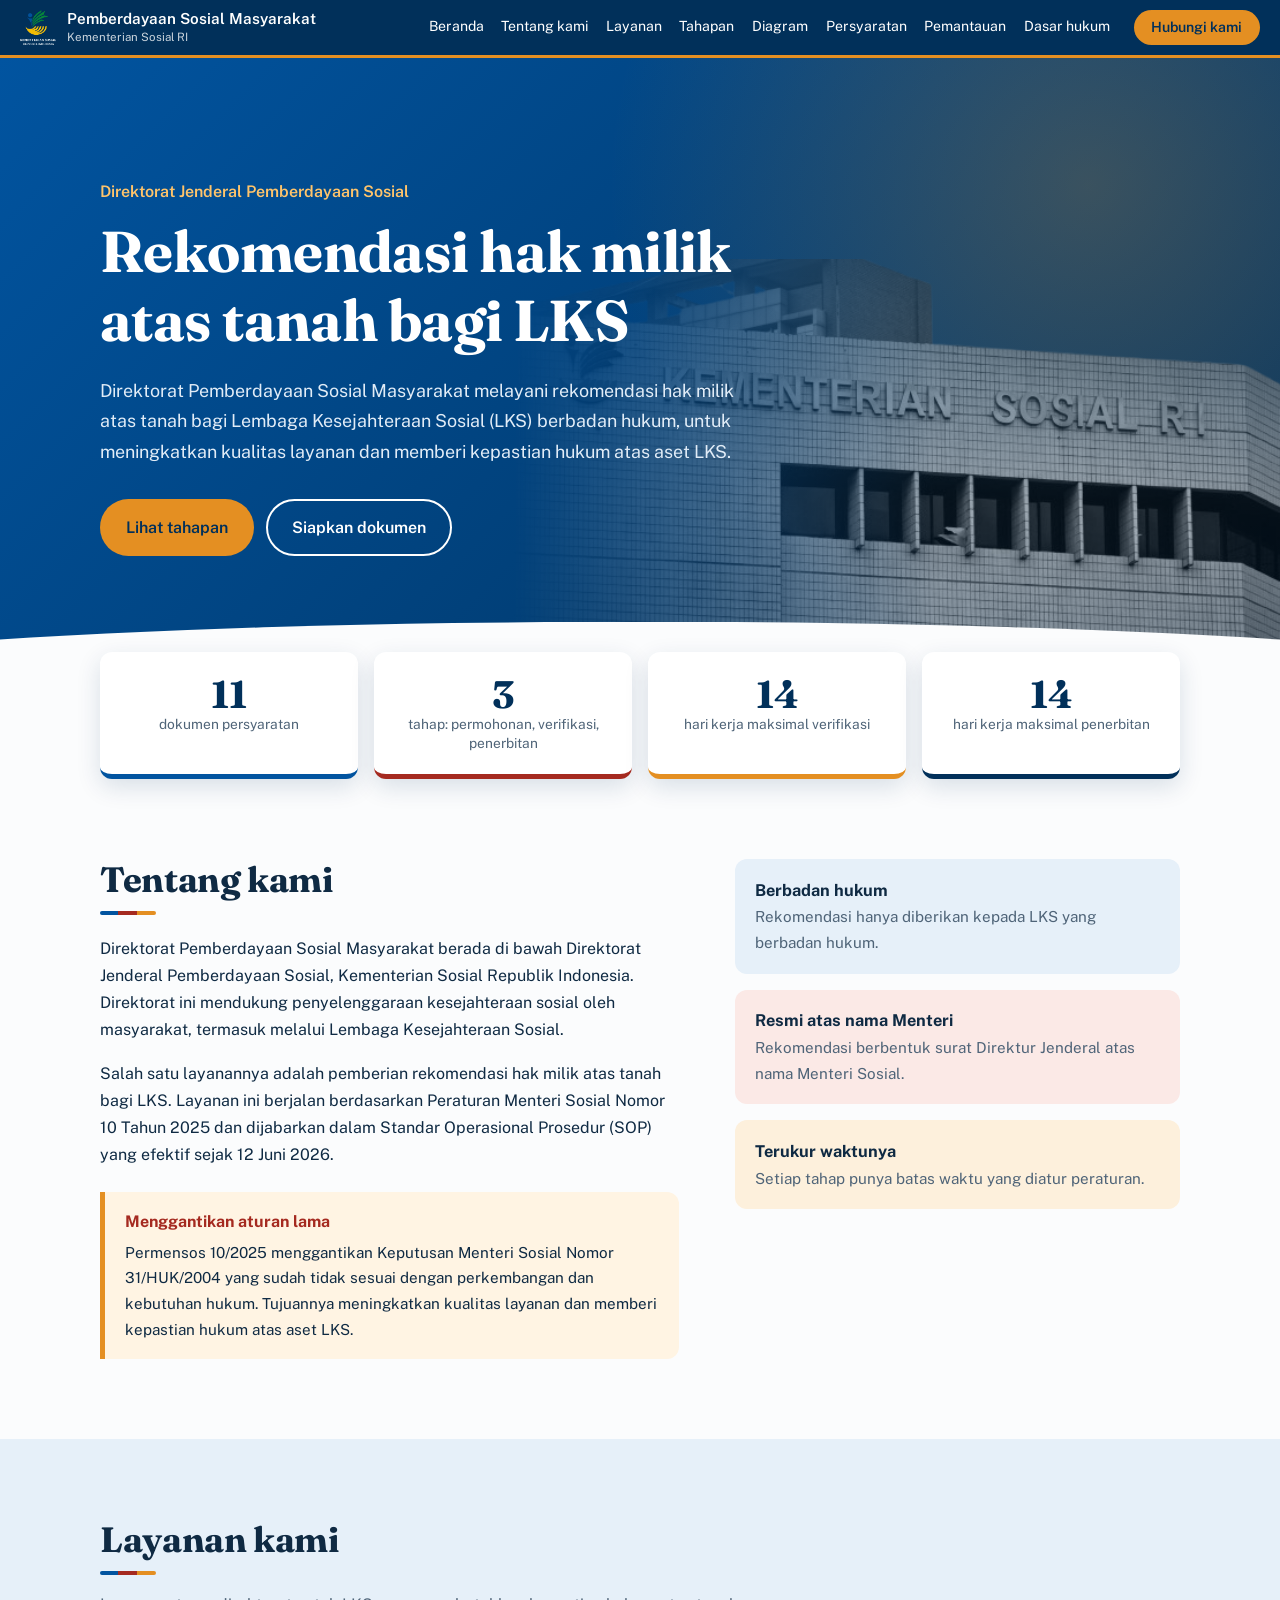
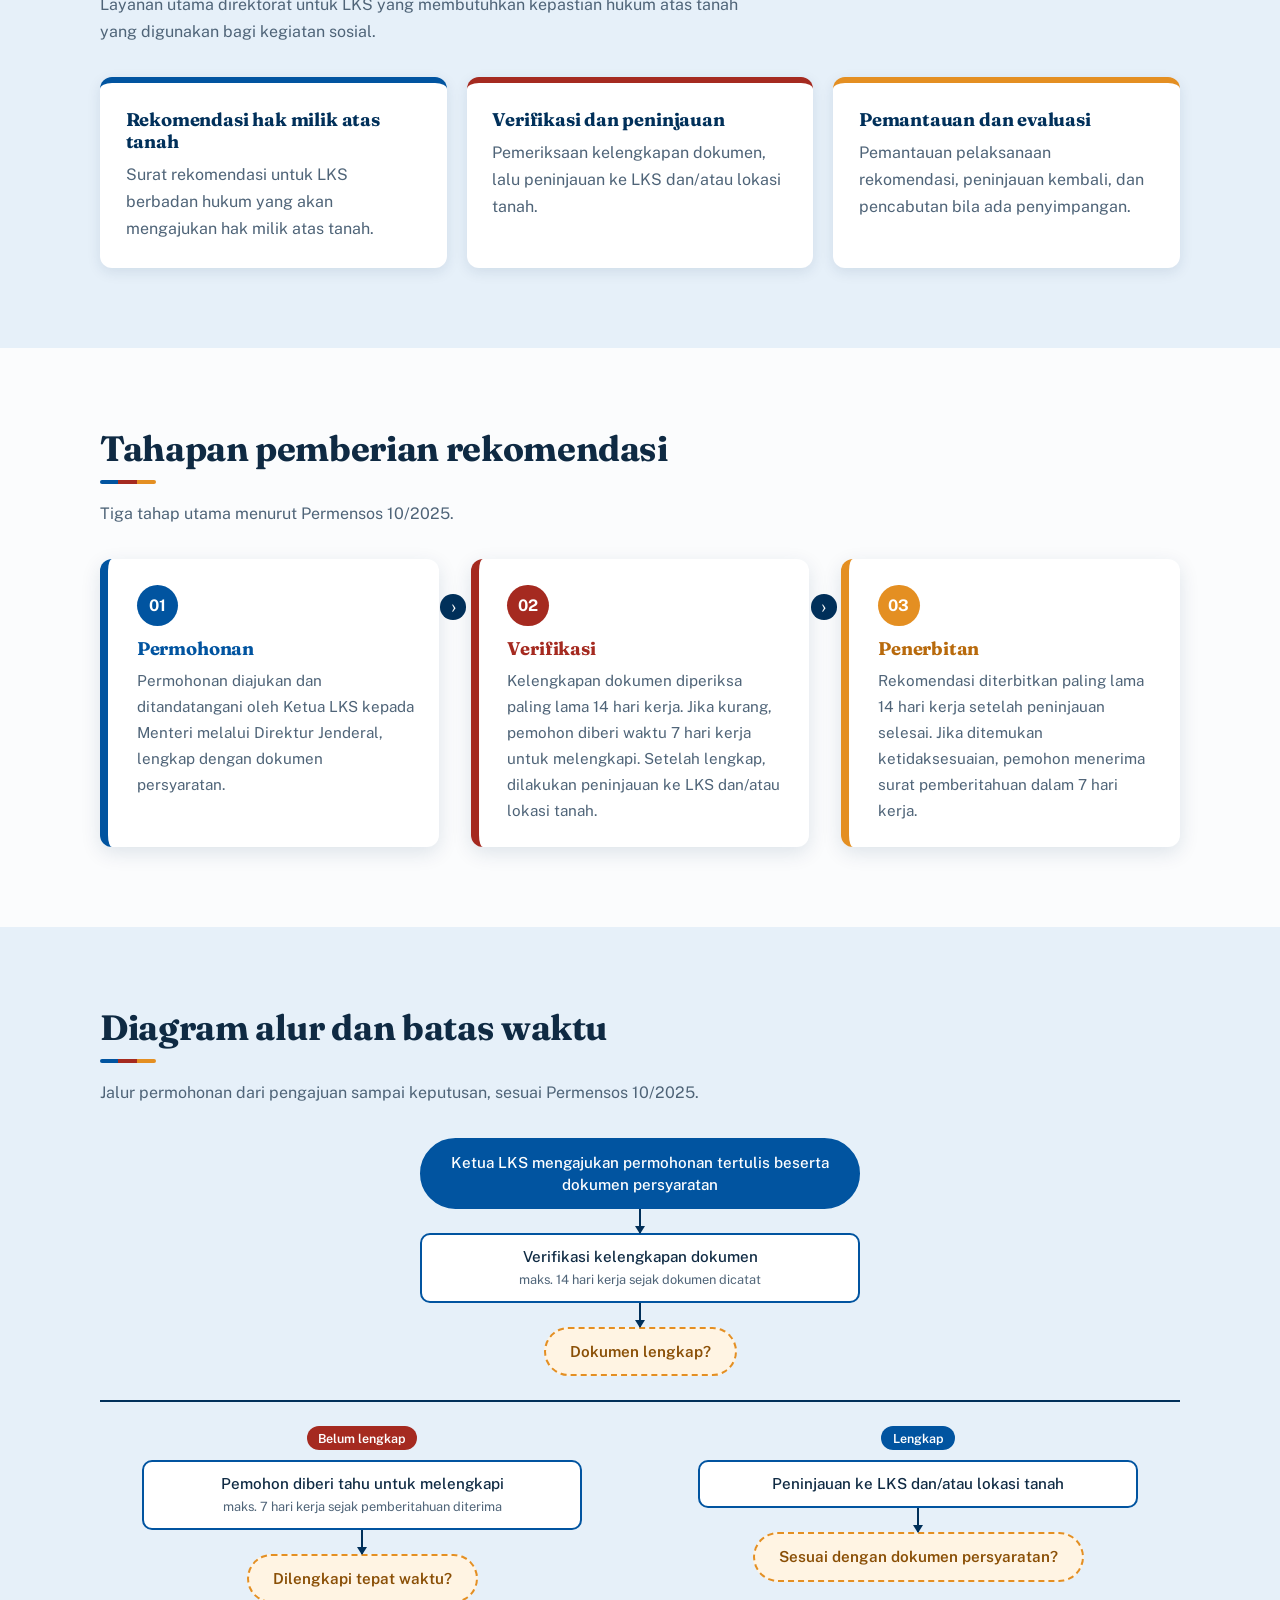
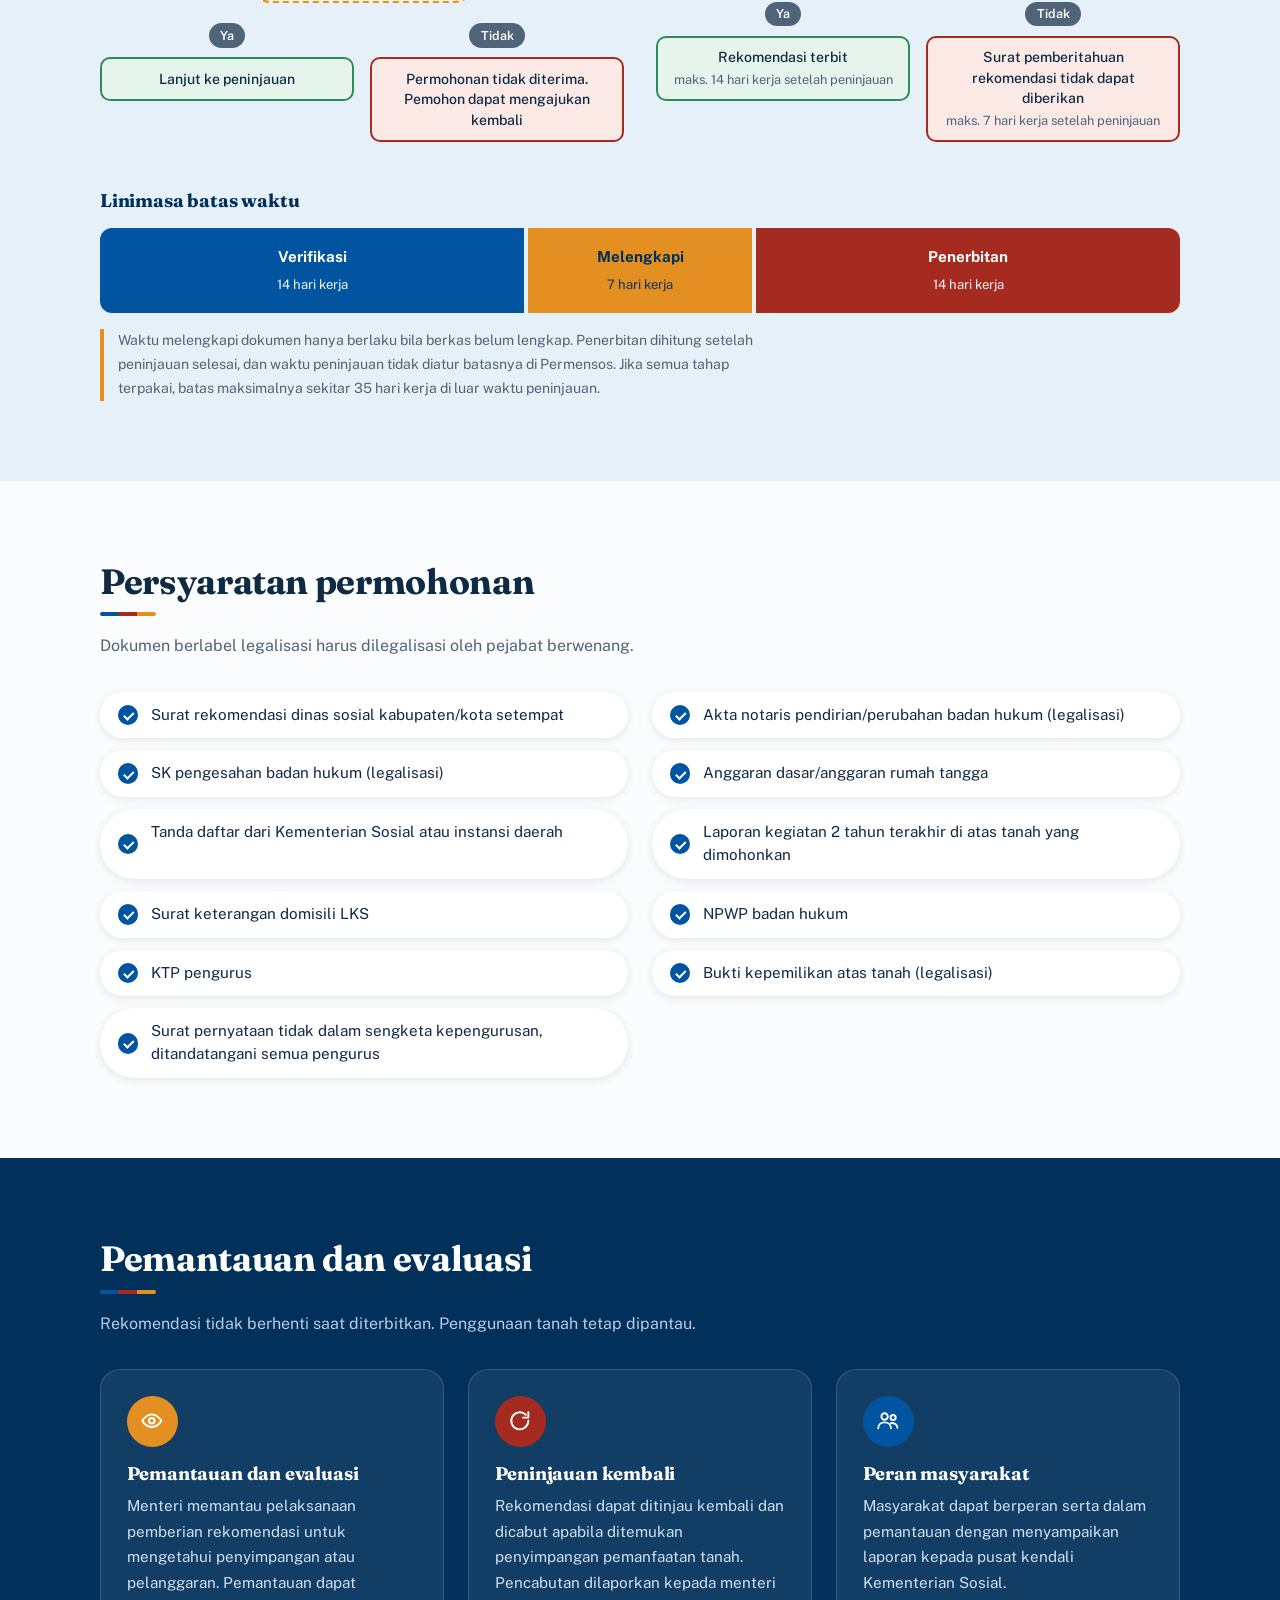
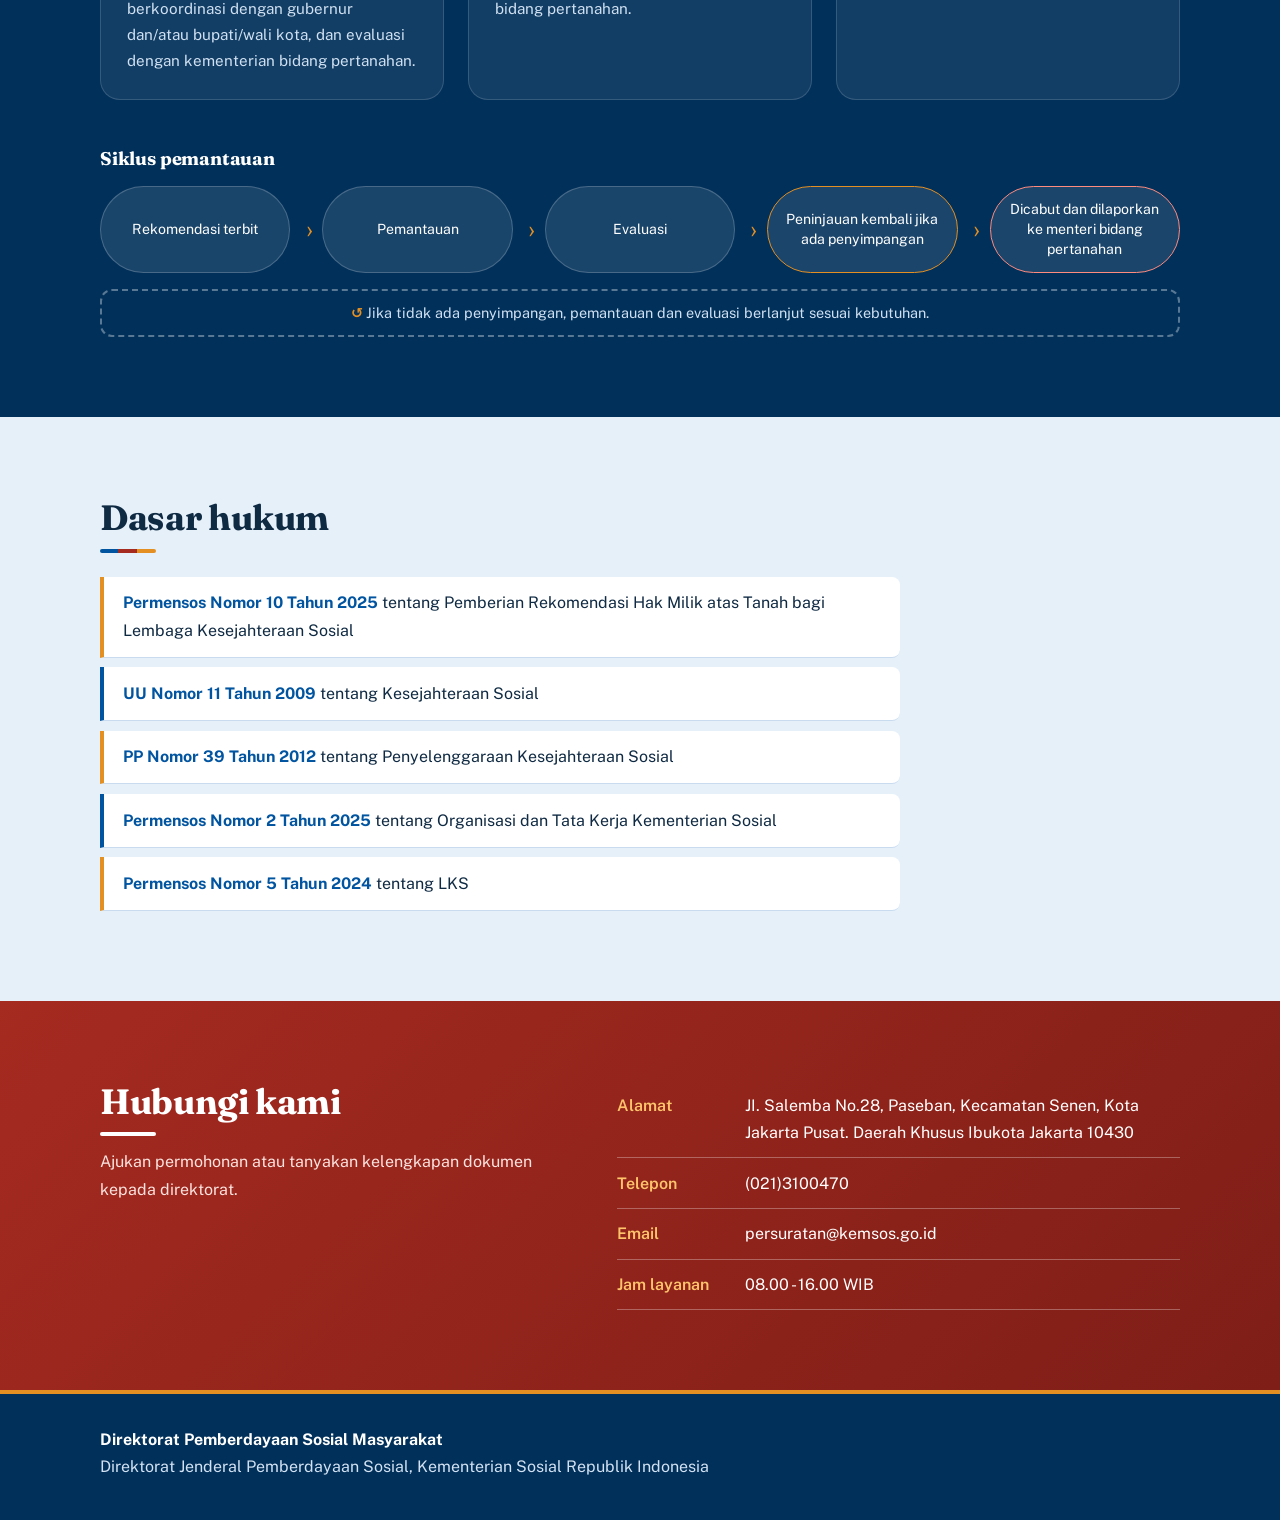
<file: index.html>
<!DOCTYPE html>
<html lang="id">
<head>
<meta charset="UTF-8">
<meta name="viewport" content="width=device-width, initial-scale=1">
<title>Direktorat Pemberdayaan Sosial Masyarakat | Kementerian Sosial RI</title>
<meta name="description" content="Profil Direktorat Pemberdayaan Sosial Masyarakat dan layanan rekomendasi hak milik atas tanah bagi Lembaga Kesejahteraan Sosial (LKS).">
<link rel="preconnect" href="https://fonts.googleapis.com">
<link rel="preconnect" href="https://fonts.gstatic.com" crossorigin>
<link href="https://fonts.googleapis.com/css2?family=Fraunces:wght@600;700&family=Public+Sans:wght@400;500;600;700&display=swap" rel="stylesheet">
<link rel="stylesheet" href="style.css">
</head>
<body>

<header class="site-header">
  <div class="wrap bar">
    <a class="brand" href="#beranda">
  <img class="logo" src="KEMESOS LOGO PUTIH.png" alt="Logo Kementerian Sosial RI" width="36" height="36">
  <span>Pemberdayaan Sosial Masyarakat<small>Kementerian Sosial RI</small></span>
</a>
    <input type="checkbox" id="menu-toggle" class="menu-toggle" aria-label="Buka menu">
    <label for="menu-toggle" class="menu-btn"><span></span></label>
    <nav class="menu" aria-label="Navigasi utama">
      <a href="#beranda">Beranda</a>
      <a href="#tentang">Tentang kami</a>
      <a href="#layanan">Layanan</a>
      <a href="#tahapan">Tahapan</a>
      <a href="#diagram">Diagram</a>
      <a href="#persyaratan">Persyaratan</a>
      <a href="#pemantauan">Pemantauan</a>
      <a href="#dasar-hukum">Dasar hukum</a>
      <a class="cta" href="#kontak">Hubungi kami</a>
    </nav>
  </div>
</header>

<main>

<!-- HERO -->
<section id="beranda" class="hero">
  <div class="wrap hero-inner">
    <p class="kicker">Direktorat Jenderal Pemberdayaan Sosial</p>
    <h1>Rekomendasi hak milik atas tanah bagi LKS</h1>
    <p class="lead">Direktorat Pemberdayaan Sosial Masyarakat melayani rekomendasi hak milik atas tanah bagi Lembaga Kesejahteraan Sosial (LKS) berbadan hukum, untuk meningkatkan kualitas layanan dan memberi kepastian hukum atas aset LKS.</p>
    <div class="actions">
      <a class="btn primary" href="#tahapan">Lihat tahapan</a>
      <a class="btn ghost" href="#persyaratan">Siapkan dokumen</a>
    </div>
  </div>
</section>

<!-- ANGKA -->
<section class="stats" aria-label="Ringkasan layanan">
  <div class="wrap stats-grid">
    <div class="s1"><b>11</b><span>dokumen persyaratan</span></div>
    <div class="s2"><b>3</b><span>tahap: permohonan, verifikasi, penerbitan</span></div>
    <div class="s3"><b>14</b><span>hari kerja maksimal verifikasi</span></div>
    <div class="s4"><b>14</b><span>hari kerja maksimal penerbitan</span></div>
  </div>
</section>

<!-- TENTANG -->
<section id="tentang" class="section">
  <div class="wrap about">
    <div>
      <h2>Tentang kami</h2>
      <p>Direktorat Pemberdayaan Sosial Masyarakat berada di bawah Direktorat Jenderal Pemberdayaan Sosial, Kementerian Sosial Republik Indonesia. Direktorat ini mendukung penyelenggaraan kesejahteraan sosial oleh masyarakat, termasuk melalui Lembaga Kesejahteraan Sosial.</p>
      <p>Salah satu layanannya adalah pemberian rekomendasi hak milik atas tanah bagi LKS. Layanan ini berjalan berdasarkan Peraturan Menteri Sosial Nomor 10 Tahun 2025 dan dijabarkan dalam Standar Operasional Prosedur (SOP) yang efektif sejak 12 Juni 2026.</p>
      <div class="callout">
        <strong>Menggantikan aturan lama</strong>
        <p>Permensos 10/2025 menggantikan Keputusan Menteri Sosial Nomor 31/HUK/2004 yang sudah tidak sesuai dengan perkembangan dan kebutuhan hukum. Tujuannya meningkatkan kualitas layanan dan memberi kepastian hukum atas aset LKS.</p>
      </div>
    </div>
    <ul class="highlights">
      <li><strong>Berbadan hukum</strong>Rekomendasi hanya diberikan kepada LKS yang berbadan hukum.</li>
      <li><strong>Resmi atas nama Menteri</strong>Rekomendasi berbentuk surat Direktur Jenderal atas nama Menteri Sosial.</li>
      <li><strong>Terukur waktunya</strong>Setiap tahap punya batas waktu yang diatur peraturan.</li>
    </ul>
  </div>
</section>

<!-- LAYANAN -->
<section id="layanan" class="section tint">
  <div class="wrap">
    <h2>Layanan kami</h2>
    <p class="intro">Layanan utama direktorat untuk LKS yang membutuhkan kepastian hukum atas tanah yang digunakan bagi kegiatan sosial.</p>
    <div class="cards">
      <article class="card c-teal">
        <h3>Rekomendasi hak milik atas tanah</h3>
        <p>Surat rekomendasi untuk LKS berbadan hukum yang akan mengajukan hak milik atas tanah.</p>
      </article>
      <article class="card c-red">
        <h3>Verifikasi dan peninjauan</h3>
        <p>Pemeriksaan kelengkapan dokumen, lalu peninjauan ke LKS dan/atau lokasi tanah.</p>
      </article>
      <article class="card c-orange">
        <h3>Pemantauan dan evaluasi</h3>
        <p>Pemantauan pelaksanaan rekomendasi, peninjauan kembali, dan pencabutan bila ada penyimpangan.</p>
      </article>
    </div>
  </div>
</section>

<!-- TAHAPAN -->
<section id="tahapan" class="section">
  <div class="wrap">
    <h2>Tahapan pemberian rekomendasi</h2>
    <p class="intro">Tiga tahap utama menurut Permensos 10/2025.</p>
    <ol class="stages">
      <li class="stage st-teal">
        <span class="num">01</span>
        <h3>Permohonan</h3>
        <p>Permohonan diajukan dan ditandatangani oleh Ketua LKS kepada Menteri melalui Direktur Jenderal, lengkap dengan dokumen persyaratan.</p>
      </li>
      <li class="stage st-red">
        <span class="num">02</span>
        <h3>Verifikasi</h3>
        <p>Kelengkapan dokumen diperiksa paling lama 14 hari kerja. Jika kurang, pemohon diberi waktu 7 hari kerja untuk melengkapi. Setelah lengkap, dilakukan peninjauan ke LKS dan/atau lokasi tanah.</p>
      </li>
      <li class="stage st-orange">
        <span class="num">03</span>
        <h3>Penerbitan</h3>
        <p>Rekomendasi diterbitkan paling lama 14 hari kerja setelah peninjauan selesai. Jika ditemukan ketidaksesuaian, pemohon menerima surat pemberitahuan dalam 7 hari kerja.</p>
      </li>
    </ol>
  </div>
</section>

<!-- DIAGRAM ALUR & WAKTU -->
<section id="diagram" class="section tint">
  <div class="wrap">
    <h2>Diagram alur dan batas waktu</h2>
    <p class="intro">Jalur permohonan dari pengajuan sampai keputusan, sesuai Permensos 10/2025.</p>

    <figure class="flow" aria-label="Diagram alur permohonan rekomendasi">
      <div class="fnode start">Ketua LKS mengajukan permohonan tertulis beserta dokumen persyaratan</div>
      <div class="farrow" aria-hidden="true"></div>
      <div class="fnode">Verifikasi kelengkapan dokumen<small>maks. 14 hari kerja sejak dokumen dicatat</small></div>
      <div class="farrow" aria-hidden="true"></div>
      <div class="fdec">Dokumen lengkap?</div>

      <div class="fbranches">
        <div class="fbranch no">
          <span class="flabel">Belum lengkap</span>
          <div class="fnode">Pemohon diberi tahu untuk melengkapi<small>maks. 7 hari kerja sejak pemberitahuan diterima</small></div>
          <div class="farrow" aria-hidden="true"></div>
          <div class="fdec">Dilengkapi tepat waktu?</div>
          <div class="fmini">
            <div><span class="flabel">Ya</span><div class="fnode ok">Lanjut ke peninjauan</div></div>
            <div><span class="flabel">Tidak</span><div class="fnode end">Permohonan tidak diterima. Pemohon dapat mengajukan kembali</div></div>
          </div>
        </div>

        <div class="fbranch yes">
          <span class="flabel">Lengkap</span>
          <div class="fnode">Peninjauan ke LKS dan/atau lokasi tanah</div>
          <div class="farrow" aria-hidden="true"></div>
          <div class="fdec">Sesuai dengan dokumen persyaratan?</div>
          <div class="fmini">
            <div><span class="flabel">Ya</span><div class="fnode ok">Rekomendasi terbit<small>maks. 14 hari kerja setelah peninjauan</small></div></div>
            <div><span class="flabel">Tidak</span><div class="fnode end">Surat pemberitahuan rekomendasi tidak dapat diberikan<small>maks. 7 hari kerja setelah peninjauan</small></div></div>
          </div>
        </div>
      </div>
    </figure>

    <h3 class="sub">Linimasa batas waktu</h3>
    <div class="bar-timeline" role="img" aria-label="Linimasa: verifikasi 14 hari kerja, melengkapi dokumen 7 hari kerja, penerbitan 14 hari kerja">
      <div class="seg g1" style="flex:14"><b>Verifikasi</b><span>14 hari kerja</span></div>
      <div class="seg g2" style="flex:7"><b>Melengkapi</b><span>7 hari kerja</span></div>
      <div class="seg g3" style="flex:14"><b>Penerbitan</b><span>14 hari kerja</span></div>
    </div>
    <p class="note">Waktu melengkapi dokumen hanya berlaku bila berkas belum lengkap. Penerbitan dihitung setelah peninjauan selesai, dan waktu peninjauan tidak diatur batasnya di Permensos. Jika semua tahap terpakai, batas maksimalnya sekitar 35 hari kerja di luar waktu peninjauan.</p>
  </div>
</section>

<!-- PERSYARATAN -->
<section id="persyaratan" class="section">
  <div class="wrap">
    <h2>Persyaratan permohonan</h2>
    <p class="intro">Dokumen berlabel legalisasi harus dilegalisasi oleh pejabat berwenang.</p>
    <ul class="checklist">
      <li>Surat rekomendasi dinas sosial kabupaten/kota setempat</li>
      <li>Akta notaris pendirian/perubahan badan hukum (legalisasi)</li>
      <li>SK pengesahan badan hukum (legalisasi)</li>
      <li>Anggaran dasar/anggaran rumah tangga</li>
      <li>Tanda daftar dari Kementerian Sosial atau instansi daerah</li>
      <li>Laporan kegiatan 2 tahun terakhir di atas tanah yang dimohonkan</li>
      <li>Surat keterangan domisili LKS</li>
      <li>NPWP badan hukum</li>
      <li>KTP pengurus</li>
      <li>Bukti kepemilikan atas tanah (legalisasi)</li>
      <li>Surat pernyataan tidak dalam sengketa kepengurusan, ditandatangani semua pengurus</li>
    </ul>
  </div>
</section>

<!-- PEMANTAUAN -->
<section id="pemantauan" class="section dark">
  <div class="wrap">
    <h2>Pemantauan dan evaluasi</h2>
    <p class="intro">Rekomendasi tidak berhenti saat diterbitkan. Penggunaan tanah tetap dipantau.</p>
    <div class="monitor">
      <article>
        <span class="icon" aria-hidden="true"><svg viewBox="0 0 24 24"><path d="M3 12s3.5-6 9-6 9 6 9 6-3.5 6-9 6-9-6-9-6z"/><circle cx="12" cy="12" r="2.6"/></svg></span>
        <h3>Pemantauan dan evaluasi</h3>
        <p>Menteri memantau pelaksanaan pemberian rekomendasi untuk mengetahui penyimpangan atau pelanggaran. Pemantauan dapat berkoordinasi dengan gubernur dan/atau bupati/wali kota, dan evaluasi dengan kementerian bidang pertanahan.</p>
      </article>
      <article>
        <span class="icon" aria-hidden="true"><svg viewBox="0 0 24 24"><path d="M20 12a8 8 0 1 1-2.3-5.6"/><path d="M20 4v5h-5"/></svg></span>
        <h3>Peninjauan kembali</h3>
        <p>Rekomendasi dapat ditinjau kembali dan dicabut apabila ditemukan penyimpangan pemanfaatan tanah. Pencabutan dilaporkan kepada menteri bidang pertanahan.</p>
      </article>
      <article>
        <span class="icon" aria-hidden="true"><svg viewBox="0 0 24 24"><circle cx="9" cy="8" r="3"/><circle cx="17" cy="9" r="2.4"/><path d="M3 19c0-3.3 2.7-5.5 6-5.5s6 2.2 6 5.5M15 14c3 0 6 1.4 6 4.5"/></svg></span>
        <h3>Peran masyarakat</h3>
        <p>Masyarakat dapat berperan serta dalam pemantauan dengan menyampaikan laporan kepada pusat kendali Kementerian Sosial.</p>
      </article>
    </div>

    <h3 class="sub">Siklus pemantauan</h3>
    <ol class="cycle" aria-label="Siklus pemantauan rekomendasi">
      <li>Rekomendasi terbit</li>
      <li>Pemantauan</li>
      <li>Evaluasi</li>
      <li>Peninjauan kembali jika ada penyimpangan</li>
      <li>Dicabut dan dilaporkan ke menteri bidang pertanahan</li>
    </ol>
    <p class="loopback">Jika tidak ada penyimpangan, pemantauan dan evaluasi berlanjut sesuai kebutuhan.</p>
  </div>
</section>

<!-- DASAR HUKUM -->
<section id="dasar-hukum" class="section tint">
  <div class="wrap">
    <h2>Dasar hukum</h2>
    <ul class="legal">
      <li><strong>Permensos Nomor 10 Tahun 2025</strong> tentang Pemberian Rekomendasi Hak Milik atas Tanah bagi Lembaga Kesejahteraan Sosial</li>
      <li><strong>UU Nomor 11 Tahun 2009</strong> tentang Kesejahteraan Sosial</li>
      <li><strong>PP Nomor 39 Tahun 2012</strong> tentang Penyelenggaraan Kesejahteraan Sosial</li>
      <li><strong>Permensos Nomor 2 Tahun 2025</strong> tentang Organisasi dan Tata Kerja Kementerian Sosial</li>
      <li><strong>Permensos Nomor 5 Tahun 2024</strong> tentang LKS</li>
    </ul>
  </div>
</section>

<!-- KONTAK -->
<section id="kontak" class="section contact">
  <div class="wrap contact-grid">
    <div>
      <h2>Hubungi kami</h2>
      <p>Ajukan permohonan atau tanyakan kelengkapan dokumen kepada direktorat.</p>
    </div>
    <dl>
      <div><dt>Alamat</dt><dd>JI. Salemba No.28, Paseban, Kecamatan Senen, Kota Jakarta Pusat.
Daerah Khusus Ibukota Jakarta 10430</dd></div>
      <div><dt>Telepon</dt><dd>(021)3100470</dd></div>
      <div><dt>Email</dt><dd>persuratan@kemsos.go.id
</dd></div>
      <div><dt>Jam layanan</dt><dd>08.00 - 16.00 WIB</dd></div>
    </dl>
  </div>
</section>

</main>

<footer class="site-footer">
  <div class="wrap foot">
    <p><strong>Direktorat Pemberdayaan Sosial Masyarakat</strong><br>Direktorat Jenderal Pemberdayaan Sosial, Kementerian Sosial Republik Indonesia</p>
  </div>
</footer>

</body>
</html>
</file>
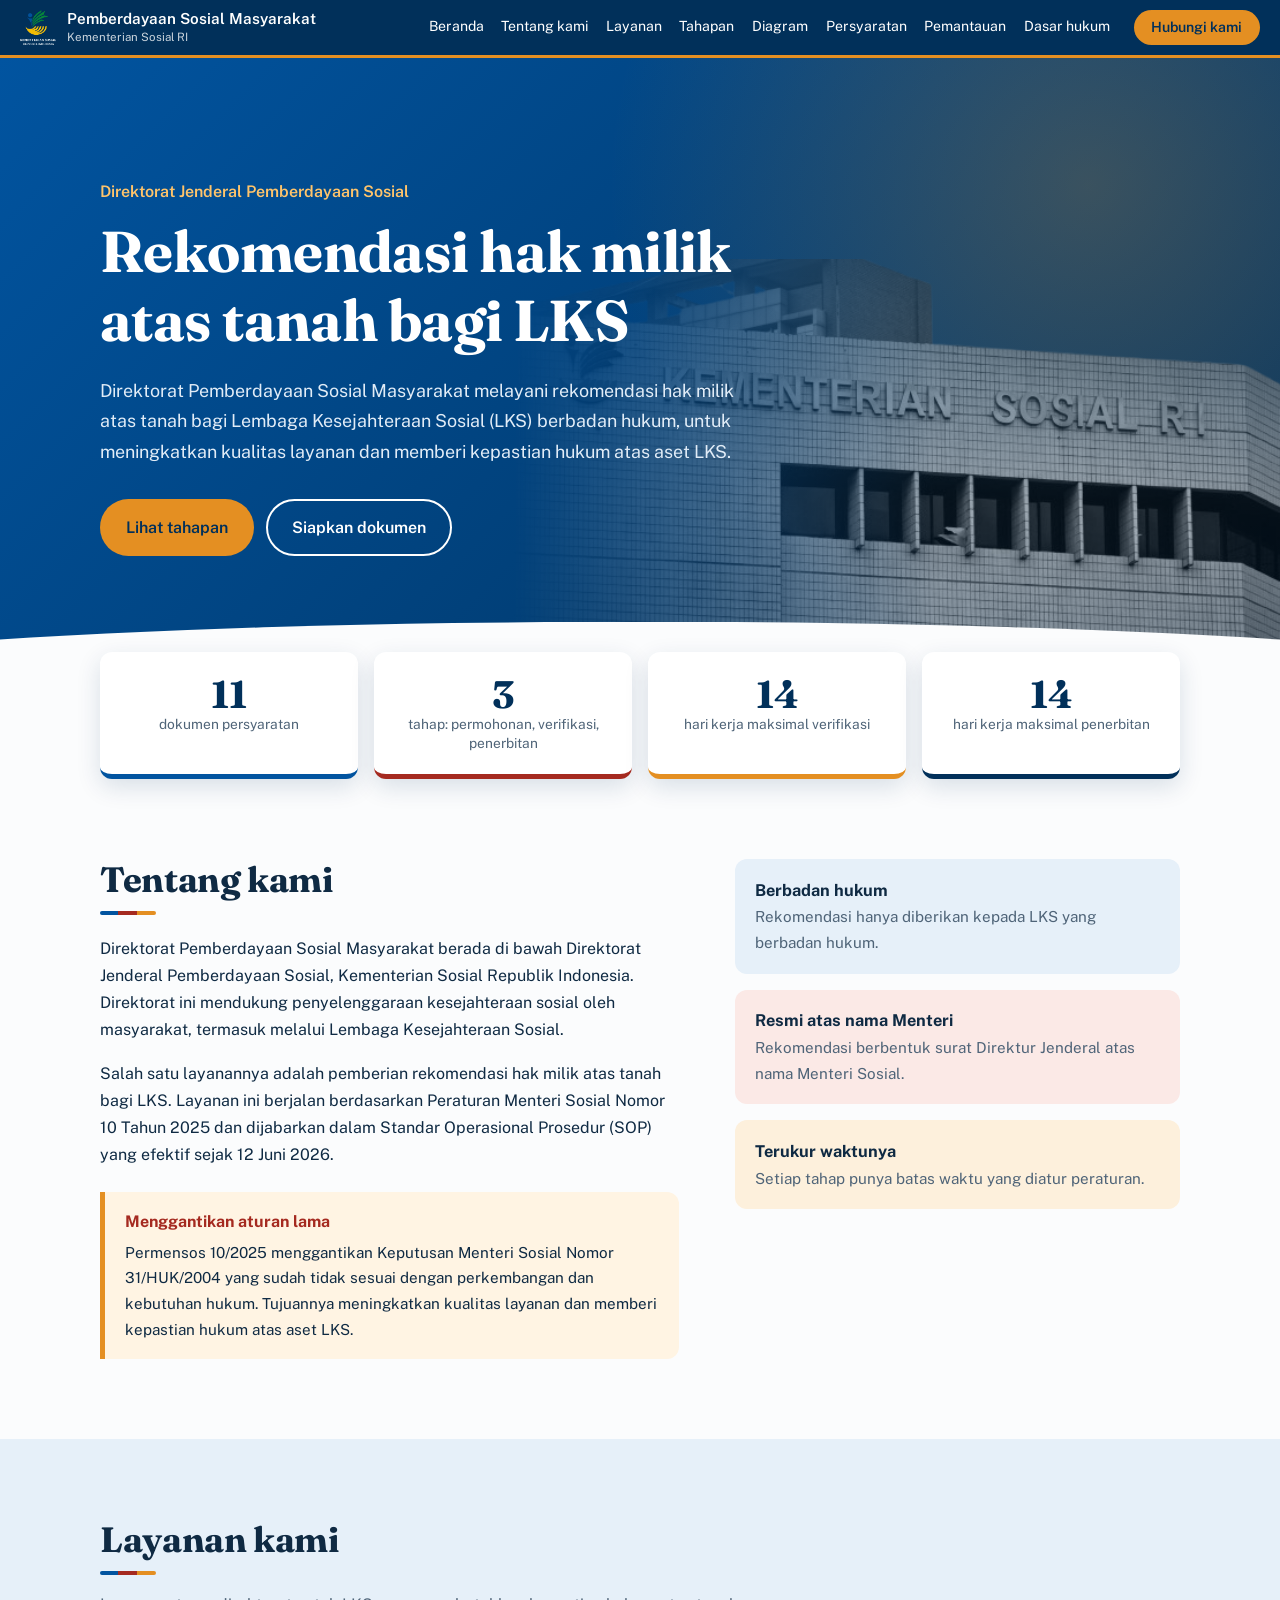
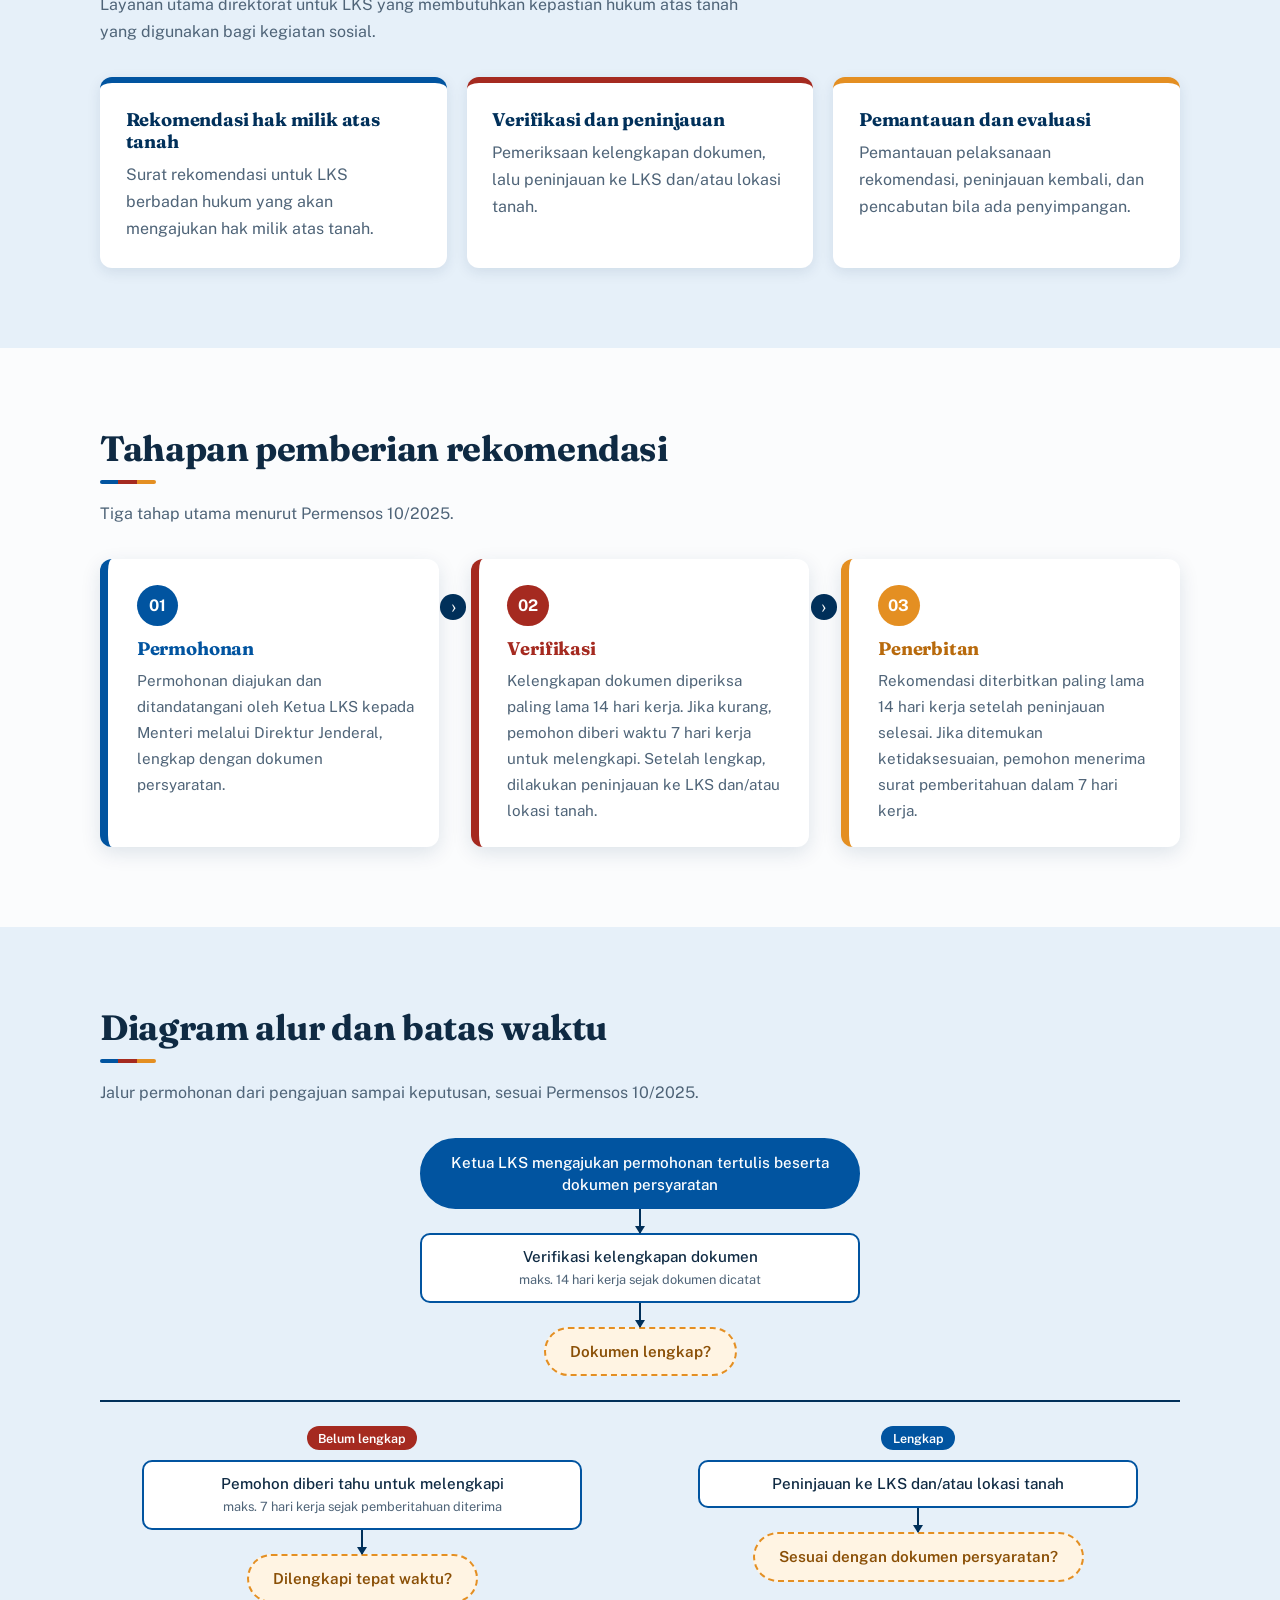
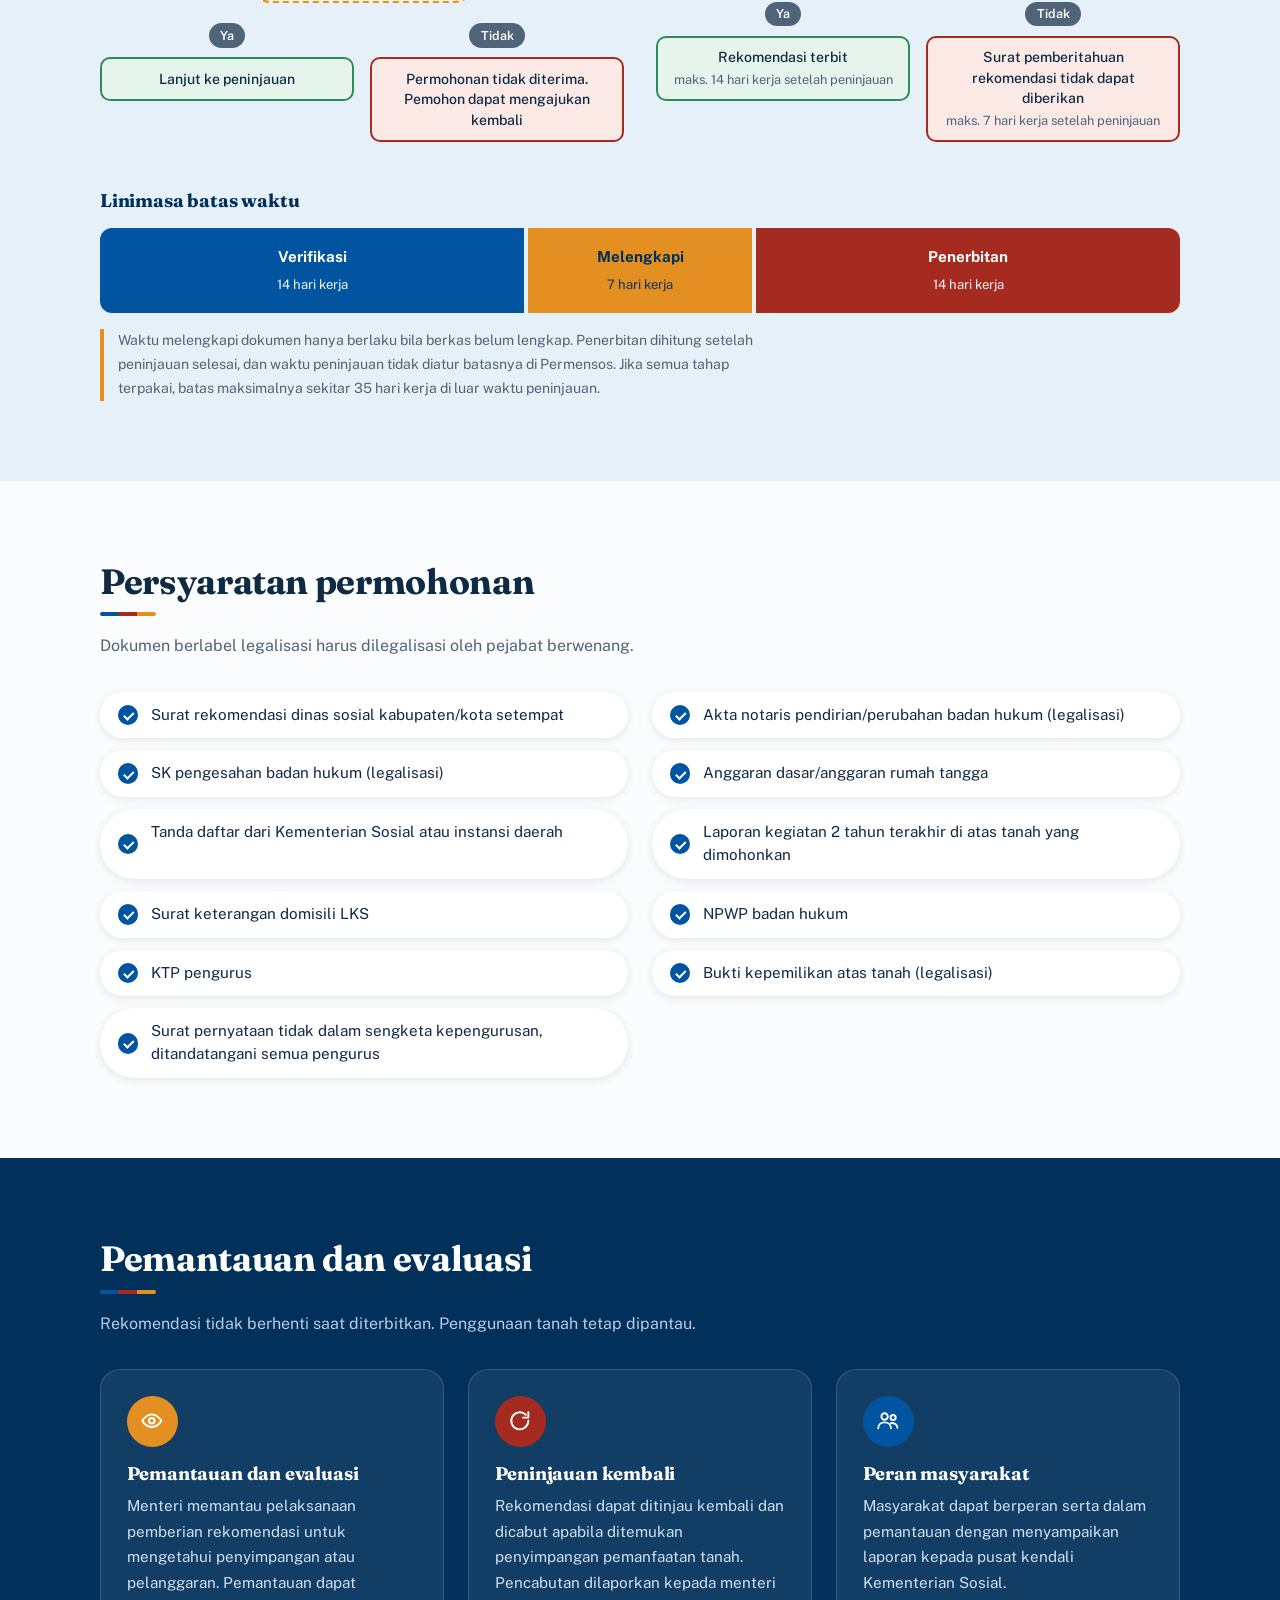
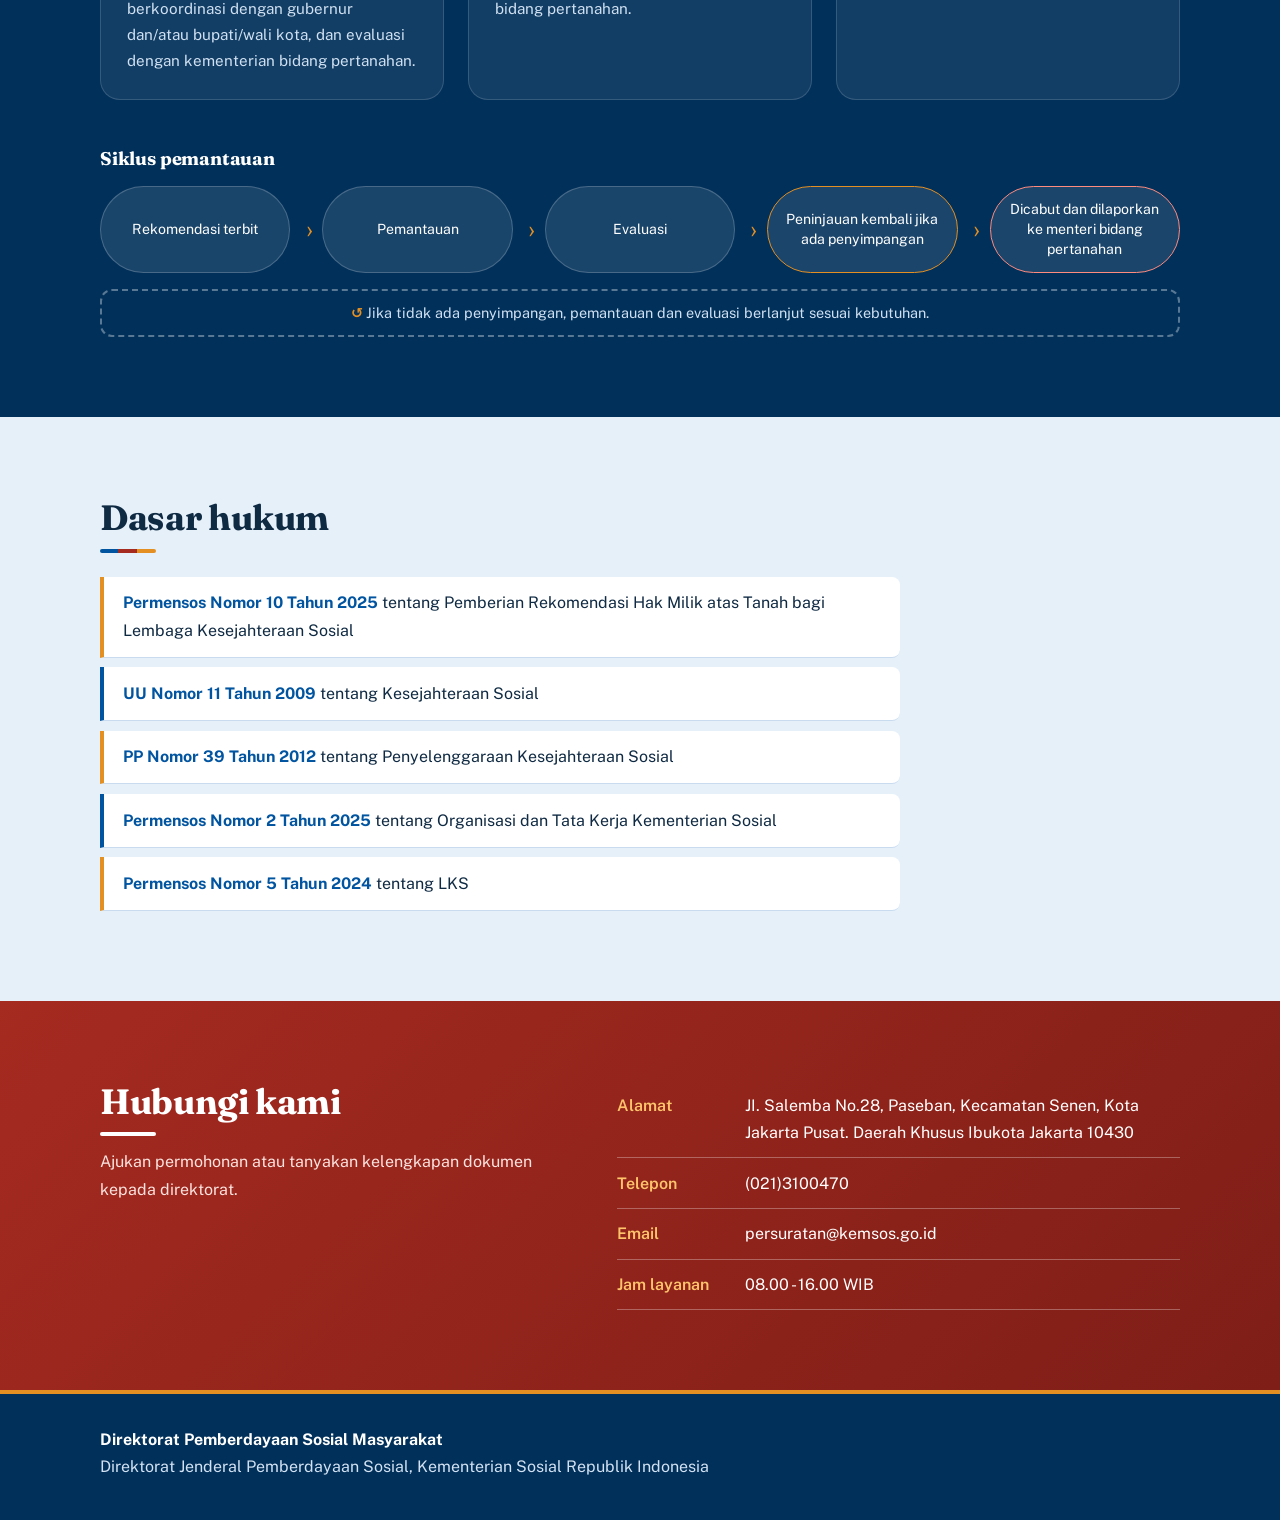
<file: RekomTanah.html>
<!DOCTYPE html>
<html lang="id">
<head>
<meta charset="UTF-8">
<meta name="viewport" content="width=device-width, initial-scale=1">
<title>Direktorat Pemberdayaan Sosial Masyarakat | Kementerian Sosial RI</title>
<meta name="description" content="Profil Direktorat Pemberdayaan Sosial Masyarakat dan layanan rekomendasi hak milik atas tanah bagi Lembaga Kesejahteraan Sosial (LKS).">
<link rel="preconnect" href="https://fonts.googleapis.com">
<link rel="preconnect" href="https://fonts.gstatic.com" crossorigin>
<link href="https://fonts.googleapis.com/css2?family=Fraunces:wght@600;700&family=Public+Sans:wght@400;500;600;700&display=swap" rel="stylesheet">
<link rel="stylesheet" href="style.css">
</head>
<body>

<header class="site-header">
  <div class="wrap bar">
    <a class="brand" href="#beranda">
  <img class="logo" src="KEMESOS LOGO PUTIH.png" alt="Logo Kementerian Sosial RI" width="36" height="36">
  <span>Pemberdayaan Sosial Masyarakat<small>Kementerian Sosial RI</small></span>
</a>
    <input type="checkbox" id="menu-toggle" class="menu-toggle" aria-label="Buka menu">
    <label for="menu-toggle" class="menu-btn"><span></span></label>
    <nav class="menu" aria-label="Navigasi utama">
      <a href="#beranda">Beranda</a>
      <a href="#tentang">Tentang kami</a>
      <a href="#layanan">Layanan</a>
      <a href="#tahapan">Tahapan</a>
      <a href="#diagram">Diagram</a>
      <a href="#persyaratan">Persyaratan</a>
      <a href="#pemantauan">Pemantauan</a>
      <a href="#dasar-hukum">Dasar hukum</a>
      <a class="cta" href="#kontak">Hubungi kami</a>
    </nav>
  </div>
</header>

<main>

<!-- HERO -->
<section id="beranda" class="hero">
  <div class="wrap hero-inner">
    <p class="kicker">Direktorat Jenderal Pemberdayaan Sosial</p>
    <h1>Rekomendasi hak milik atas tanah bagi LKS</h1>
    <p class="lead">Direktorat Pemberdayaan Sosial Masyarakat melayani rekomendasi hak milik atas tanah bagi Lembaga Kesejahteraan Sosial (LKS) berbadan hukum, untuk meningkatkan kualitas layanan dan memberi kepastian hukum atas aset LKS.</p>
    <div class="actions">
      <a class="btn primary" href="#tahapan">Lihat tahapan</a>
      <a class="btn ghost" href="#persyaratan">Siapkan dokumen</a>
    </div>
  </div>
</section>

<!-- ANGKA -->
<section class="stats" aria-label="Ringkasan layanan">
  <div class="wrap stats-grid">
    <div class="s1"><b>11</b><span>dokumen persyaratan</span></div>
    <div class="s2"><b>3</b><span>tahap: permohonan, verifikasi, penerbitan</span></div>
    <div class="s3"><b>14</b><span>hari kerja maksimal verifikasi</span></div>
    <div class="s4"><b>14</b><span>hari kerja maksimal penerbitan</span></div>
  </div>
</section>

<!-- TENTANG -->
<section id="tentang" class="section">
  <div class="wrap about">
    <div>
      <h2>Tentang kami</h2>
      <p>Direktorat Pemberdayaan Sosial Masyarakat berada di bawah Direktorat Jenderal Pemberdayaan Sosial, Kementerian Sosial Republik Indonesia. Direktorat ini mendukung penyelenggaraan kesejahteraan sosial oleh masyarakat, termasuk melalui Lembaga Kesejahteraan Sosial.</p>
      <p>Salah satu layanannya adalah pemberian rekomendasi hak milik atas tanah bagi LKS. Layanan ini berjalan berdasarkan Peraturan Menteri Sosial Nomor 10 Tahun 2025 dan dijabarkan dalam Standar Operasional Prosedur (SOP) yang efektif sejak 12 Juni 2026.</p>
      <div class="callout">
        <strong>Menggantikan aturan lama</strong>
        <p>Permensos 10/2025 menggantikan Keputusan Menteri Sosial Nomor 31/HUK/2004 yang sudah tidak sesuai dengan perkembangan dan kebutuhan hukum. Tujuannya meningkatkan kualitas layanan dan memberi kepastian hukum atas aset LKS.</p>
      </div>
    </div>
    <ul class="highlights">
      <li><strong>Berbadan hukum</strong>Rekomendasi hanya diberikan kepada LKS yang berbadan hukum.</li>
      <li><strong>Resmi atas nama Menteri</strong>Rekomendasi berbentuk surat Direktur Jenderal atas nama Menteri Sosial.</li>
      <li><strong>Terukur waktunya</strong>Setiap tahap punya batas waktu yang diatur peraturan.</li>
    </ul>
  </div>
</section>

<!-- LAYANAN -->
<section id="layanan" class="section tint">
  <div class="wrap">
    <h2>Layanan kami</h2>
    <p class="intro">Layanan utama direktorat untuk LKS yang membutuhkan kepastian hukum atas tanah yang digunakan bagi kegiatan sosial.</p>
    <div class="cards">
      <article class="card c-teal">
        <h3>Rekomendasi hak milik atas tanah</h3>
        <p>Surat rekomendasi untuk LKS berbadan hukum yang akan mengajukan hak milik atas tanah.</p>
      </article>
      <article class="card c-red">
        <h3>Verifikasi dan peninjauan</h3>
        <p>Pemeriksaan kelengkapan dokumen, lalu peninjauan ke LKS dan/atau lokasi tanah.</p>
      </article>
      <article class="card c-orange">
        <h3>Pemantauan dan evaluasi</h3>
        <p>Pemantauan pelaksanaan rekomendasi, peninjauan kembali, dan pencabutan bila ada penyimpangan.</p>
      </article>
    </div>
  </div>
</section>

<!-- TAHAPAN -->
<section id="tahapan" class="section">
  <div class="wrap">
    <h2>Tahapan pemberian rekomendasi</h2>
    <p class="intro">Tiga tahap utama menurut Permensos 10/2025.</p>
    <ol class="stages">
      <li class="stage st-teal">
        <span class="num">01</span>
        <h3>Permohonan</h3>
        <p>Permohonan diajukan dan ditandatangani oleh Ketua LKS kepada Menteri melalui Direktur Jenderal, lengkap dengan dokumen persyaratan.</p>
      </li>
      <li class="stage st-red">
        <span class="num">02</span>
        <h3>Verifikasi</h3>
        <p>Kelengkapan dokumen diperiksa paling lama 14 hari kerja. Jika kurang, pemohon diberi waktu 7 hari kerja untuk melengkapi. Setelah lengkap, dilakukan peninjauan ke LKS dan/atau lokasi tanah.</p>
      </li>
      <li class="stage st-orange">
        <span class="num">03</span>
        <h3>Penerbitan</h3>
        <p>Rekomendasi diterbitkan paling lama 14 hari kerja setelah peninjauan selesai. Jika ditemukan ketidaksesuaian, pemohon menerima surat pemberitahuan dalam 7 hari kerja.</p>
      </li>
    </ol>
  </div>
</section>

<!-- DIAGRAM ALUR & WAKTU -->
<section id="diagram" class="section tint">
  <div class="wrap">
    <h2>Diagram alur dan batas waktu</h2>
    <p class="intro">Jalur permohonan dari pengajuan sampai keputusan, sesuai Permensos 10/2025.</p>

    <figure class="flow" aria-label="Diagram alur permohonan rekomendasi">
      <div class="fnode start">Ketua LKS mengajukan permohonan tertulis beserta dokumen persyaratan</div>
      <div class="farrow" aria-hidden="true"></div>
      <div class="fnode">Verifikasi kelengkapan dokumen<small>maks. 14 hari kerja sejak dokumen dicatat</small></div>
      <div class="farrow" aria-hidden="true"></div>
      <div class="fdec">Dokumen lengkap?</div>

      <div class="fbranches">
        <div class="fbranch no">
          <span class="flabel">Belum lengkap</span>
          <div class="fnode">Pemohon diberi tahu untuk melengkapi<small>maks. 7 hari kerja sejak pemberitahuan diterima</small></div>
          <div class="farrow" aria-hidden="true"></div>
          <div class="fdec">Dilengkapi tepat waktu?</div>
          <div class="fmini">
            <div><span class="flabel">Ya</span><div class="fnode ok">Lanjut ke peninjauan</div></div>
            <div><span class="flabel">Tidak</span><div class="fnode end">Permohonan tidak diterima. Pemohon dapat mengajukan kembali</div></div>
          </div>
        </div>

        <div class="fbranch yes">
          <span class="flabel">Lengkap</span>
          <div class="fnode">Peninjauan ke LKS dan/atau lokasi tanah</div>
          <div class="farrow" aria-hidden="true"></div>
          <div class="fdec">Sesuai dengan dokumen persyaratan?</div>
          <div class="fmini">
            <div><span class="flabel">Ya</span><div class="fnode ok">Rekomendasi terbit<small>maks. 14 hari kerja setelah peninjauan</small></div></div>
            <div><span class="flabel">Tidak</span><div class="fnode end">Surat pemberitahuan rekomendasi tidak dapat diberikan<small>maks. 7 hari kerja setelah peninjauan</small></div></div>
          </div>
        </div>
      </div>
    </figure>

    <h3 class="sub">Linimasa batas waktu</h3>
    <div class="bar-timeline" role="img" aria-label="Linimasa: verifikasi 14 hari kerja, melengkapi dokumen 7 hari kerja, penerbitan 14 hari kerja">
      <div class="seg g1" style="flex:14"><b>Verifikasi</b><span>14 hari kerja</span></div>
      <div class="seg g2" style="flex:7"><b>Melengkapi</b><span>7 hari kerja</span></div>
      <div class="seg g3" style="flex:14"><b>Penerbitan</b><span>14 hari kerja</span></div>
    </div>
    <p class="note">Waktu melengkapi dokumen hanya berlaku bila berkas belum lengkap. Penerbitan dihitung setelah peninjauan selesai, dan waktu peninjauan tidak diatur batasnya di Permensos. Jika semua tahap terpakai, batas maksimalnya sekitar 35 hari kerja di luar waktu peninjauan.</p>
  </div>
</section>

<!-- PERSYARATAN -->
<section id="persyaratan" class="section">
  <div class="wrap">
    <h2>Persyaratan permohonan</h2>
    <p class="intro">Dokumen berlabel legalisasi harus dilegalisasi oleh pejabat berwenang.</p>
    <ul class="checklist">
      <li>Surat rekomendasi dinas sosial kabupaten/kota setempat</li>
      <li>Akta notaris pendirian/perubahan badan hukum (legalisasi)</li>
      <li>SK pengesahan badan hukum (legalisasi)</li>
      <li>Anggaran dasar/anggaran rumah tangga</li>
      <li>Tanda daftar dari Kementerian Sosial atau instansi daerah</li>
      <li>Laporan kegiatan 2 tahun terakhir di atas tanah yang dimohonkan</li>
      <li>Surat keterangan domisili LKS</li>
      <li>NPWP badan hukum</li>
      <li>KTP pengurus</li>
      <li>Bukti kepemilikan atas tanah (legalisasi)</li>
      <li>Surat pernyataan tidak dalam sengketa kepengurusan, ditandatangani semua pengurus</li>
    </ul>
  </div>
</section>

<!-- PEMANTAUAN -->
<section id="pemantauan" class="section dark">
  <div class="wrap">
    <h2>Pemantauan dan evaluasi</h2>
    <p class="intro">Rekomendasi tidak berhenti saat diterbitkan. Penggunaan tanah tetap dipantau.</p>
    <div class="monitor">
      <article>
        <span class="icon" aria-hidden="true"><svg viewBox="0 0 24 24"><path d="M3 12s3.5-6 9-6 9 6 9 6-3.5 6-9 6-9-6-9-6z"/><circle cx="12" cy="12" r="2.6"/></svg></span>
        <h3>Pemantauan dan evaluasi</h3>
        <p>Menteri memantau pelaksanaan pemberian rekomendasi untuk mengetahui penyimpangan atau pelanggaran. Pemantauan dapat berkoordinasi dengan gubernur dan/atau bupati/wali kota, dan evaluasi dengan kementerian bidang pertanahan.</p>
      </article>
      <article>
        <span class="icon" aria-hidden="true"><svg viewBox="0 0 24 24"><path d="M20 12a8 8 0 1 1-2.3-5.6"/><path d="M20 4v5h-5"/></svg></span>
        <h3>Peninjauan kembali</h3>
        <p>Rekomendasi dapat ditinjau kembali dan dicabut apabila ditemukan penyimpangan pemanfaatan tanah. Pencabutan dilaporkan kepada menteri bidang pertanahan.</p>
      </article>
      <article>
        <span class="icon" aria-hidden="true"><svg viewBox="0 0 24 24"><circle cx="9" cy="8" r="3"/><circle cx="17" cy="9" r="2.4"/><path d="M3 19c0-3.3 2.7-5.5 6-5.5s6 2.2 6 5.5M15 14c3 0 6 1.4 6 4.5"/></svg></span>
        <h3>Peran masyarakat</h3>
        <p>Masyarakat dapat berperan serta dalam pemantauan dengan menyampaikan laporan kepada pusat kendali Kementerian Sosial.</p>
      </article>
    </div>

    <h3 class="sub">Siklus pemantauan</h3>
    <ol class="cycle" aria-label="Siklus pemantauan rekomendasi">
      <li>Rekomendasi terbit</li>
      <li>Pemantauan</li>
      <li>Evaluasi</li>
      <li>Peninjauan kembali jika ada penyimpangan</li>
      <li>Dicabut dan dilaporkan ke menteri bidang pertanahan</li>
    </ol>
    <p class="loopback">Jika tidak ada penyimpangan, pemantauan dan evaluasi berlanjut sesuai kebutuhan.</p>
  </div>
</section>

<!-- DASAR HUKUM -->
<section id="dasar-hukum" class="section tint">
  <div class="wrap">
    <h2>Dasar hukum</h2>
    <ul class="legal">
      <li><strong>Permensos Nomor 10 Tahun 2025</strong> tentang Pemberian Rekomendasi Hak Milik atas Tanah bagi Lembaga Kesejahteraan Sosial</li>
      <li><strong>UU Nomor 11 Tahun 2009</strong> tentang Kesejahteraan Sosial</li>
      <li><strong>PP Nomor 39 Tahun 2012</strong> tentang Penyelenggaraan Kesejahteraan Sosial</li>
      <li><strong>Permensos Nomor 2 Tahun 2025</strong> tentang Organisasi dan Tata Kerja Kementerian Sosial</li>
      <li><strong>Permensos Nomor 5 Tahun 2024</strong> tentang LKS</li>
    </ul>
  </div>
</section>

<!-- KONTAK -->
<section id="kontak" class="section contact">
  <div class="wrap contact-grid">
    <div>
      <h2>Hubungi kami</h2>
      <p>Ajukan permohonan atau tanyakan kelengkapan dokumen kepada direktorat.</p>
    </div>
    <dl>
      <div><dt>Alamat</dt><dd>JI. Salemba No.28, Paseban, Kecamatan Senen, Kota Jakarta Pusat.
Daerah Khusus Ibukota Jakarta 10430</dd></div>
      <div><dt>Telepon</dt><dd>(021)3100470</dd></div>
      <div><dt>Email</dt><dd>persuratan@kemsos.go.id
</dd></div>
      <div><dt>Jam layanan</dt><dd>08.00 - 16.00 WIB</dd></div>
    </dl>
  </div>
</section>

</main>

<footer class="site-footer">
  <div class="wrap foot">
    <p><strong>Direktorat Pemberdayaan Sosial Masyarakat</strong><br>Direktorat Jenderal Pemberdayaan Sosial, Kementerian Sosial Republik Indonesia</p>
  </div>
</footer>

</body>
</html>
</file>
<file: style.css>
:root {
  --ink: #0f2a43;
  --soft: #4f6478;
  --blue: #0154a0;
  --dark: #01305a;
  --red: #a52a20;
  --orange: #e48f22;
  --mint: #e6f0f9;
  --paper: #fbfcfd;
  --line: #c9dcef;
  --r: 12px;
}
* { box-sizing: border-box; }
html { scroll-behavior: smooth; scroll-padding-top: 4.5rem; }
@media (prefers-reduced-motion: reduce) { html { scroll-behavior: auto; } }
body { margin: 0; font-family: "Public Sans", system-ui, -apple-system, "Segoe UI", sans-serif; color: var(--ink); background: var(--paper); line-height: 1.7; }
h1, h2, h3 { font-family: "Fraunces", Georgia, serif; line-height: 1.2; margin: 0; letter-spacing: -.01em; }
h1 { font-size: clamp(2.1rem, 5.2vw, 3.6rem); max-width: 17ch; }
h2 { font-size: clamp(1.6rem, 3vw, 2.2rem); margin-bottom: .75rem; }
h2::after { content: ""; display: block; width: 56px; height: 4px; border-radius: 2px; margin-top: .6rem; background: linear-gradient(90deg, var(--blue) 33%, var(--red) 33% 66%, var(--orange) 66%); }
h3 { font-size: 1.15rem; margin-bottom: .5rem; }
p { margin: 0 0 1rem; }
.wrap { width: min(1080px, 100% - 2.5rem); margin-inline: auto; }
a:focus-visible, .btn:focus-visible, .menu-btn:focus-visible { outline: 3px solid var(--orange); outline-offset: 3px; }

/* Header */
.site-header { position: sticky; top: 0; z-index: 20; background: var(--dark); color: #fff; border-bottom: 3px solid var(--orange); }
.site-header .wrap { width: min(1240px, 100% - 2.5rem); }
.bar { display: flex; align-items: center; justify-content: space-between; gap: 1.5rem; padding: .6rem 0; position: relative; line-height: 1.2; }
.brand { display: flex; align-items: center; gap: .7rem; color: #fff; text-decoration: none; font-weight: 600; line-height: 1.2; font-size: .95rem; flex: none; }
.brand span { white-space: nowrap; }
.brand small { display: block; font-weight: 400; font-size: .72rem; opacity: .8; margin-top: .15rem; }
.logo { width: 36px; height: 36px; object-fit: contain; flex: none; }
.menu { display: flex; align-items: center; gap: 1.1rem; }
.menu a { color: #fff; text-decoration: none; font-size: .88rem; line-height: 1.2; white-space: nowrap; padding: .35rem 0; border-bottom: 2px solid transparent; transition: border-color .2s; }
.menu a:hover { border-color: var(--orange); }
.menu .cta { background: var(--orange); color: var(--dark); font-weight: 600; padding: .55rem 1.1rem; border-radius: 999px; border: 0; margin-left: .4rem; }
.menu .cta:hover { background: #f2a23c; }
.menu-toggle { position: absolute; opacity: 0; pointer-events: none; }
.menu-btn { display: none; cursor: pointer; padding: .6rem; }
.menu-btn span, .menu-btn span::before, .menu-btn span::after { display: block; width: 22px; height: 2px; background: #fff; position: relative; content: ""; }
.menu-btn span::before { position: absolute; top: -7px; }
.menu-btn span::after { position: absolute; top: 7px; }

/* Hero */
.hero {
  background:
    radial-gradient(circle at 85% 20%, rgba(228,143,34,.25), transparent 40%),
    linear-gradient(135deg, var(--blue) 0%, var(--dark) 100%);
  color: #fff;
  padding: clamp(4rem, 10vw, 7.5rem) 0 clamp(5rem, 11vw, 8.5rem);
  position: relative;
  overflow: hidden;
}
.hero::before {
  content: "";
  position: absolute;
  inset: auto 0 0 0;
  height: 70px;
  background: var(--paper);
  clip-path: ellipse(75% 100% at 50% 100%);
  z-index: 2;
}
.hero::after {
  content: "";
  position: absolute;
  right: 0;
  bottom: 0;
  width: min(60vw, 880px);
  height: 100%;
  background: url("Gemini_Generated_Image_jsmp3qjsmp3qjsmp-removebg-preview.png") right bottom / 100% auto no-repeat;
  opacity: .75;
  pointer-events: none;
  z-index: 0;

  -webkit-mask-image:
    linear-gradient(to top, #000 30%, transparent 100%),
    linear-gradient(to right, transparent 0%, #000 55%);
  -webkit-mask-composite: source-in;
  mask-image:
    linear-gradient(to top, #000 30%, transparent 100%),
    linear-gradient(to right, transparent 0%, #000 55%);
  mask-composite: intersect;
}
.hero-inner { position: relative; z-index: 1; }

.kicker { color: #ffc46b; font-weight: 600; margin-bottom: .75rem; }
.lead { font-size: 1.12rem; max-width: 58ch; color: #e1ecf7; margin: 1.25rem 0 2rem; }
.actions { display: flex; gap: .75rem; flex-wrap: wrap; }
.btn { display: inline-block; padding: .8rem 1.5rem; border-radius: 999px; font-weight: 600; text-decoration: none; border: 2px solid transparent; transition: background .2s, color .2s; }
.btn.primary { background: var(--orange); color: var(--dark); }
.btn.primary:hover { background: #f2a23c; }
.btn.ghost { border-color: #fff; color: #fff; }
.btn.ghost:hover { background: #fff; color: var(--dark); }

/* Stats */
.stats { margin-top: -2.5rem; position: relative; z-index: 2; }
.stats-grid { display: grid; grid-template-columns: repeat(4, 1fr); gap: 1rem; }
.stats-grid div { background: #fff; border-radius: var(--r); padding: 1.3rem 1rem; text-align: center; box-shadow: 0 8px 24px rgba(1,48,90,.14); border-bottom: 5px solid var(--blue); }
.stats-grid .s2 { border-color: var(--red); }
.stats-grid .s3 { border-color: var(--orange); }
.stats-grid .s4 { border-color: var(--dark); }
.stats b { display: block; font-family: "Fraunces", Georgia, serif; font-size: 2.4rem; color: var(--dark); line-height: 1.1; }
.stats span { font-size: .86rem; color: var(--soft); display: block; line-height: 1.4; }

/* Sections */
.section { padding: clamp(3rem, 7vw, 5rem) 0; }
.section.tint { background: var(--mint); }
.intro { color: var(--soft); max-width: 66ch; margin: 1rem 0 2rem; }

.about { display: grid; grid-template-columns: 1.3fr 1fr; gap: 3.5rem; align-items: start; }
.about h2 { margin-bottom: 1.25rem; }
.callout { background: #fff4e3; border-left: 5px solid var(--orange); border-radius: 0 var(--r) var(--r) 0; padding: 1rem 1.25rem; margin-top: 1.5rem; }
.callout strong { color: var(--red); }
.callout p { margin: .25rem 0 0; font-size: .95rem; color: var(--ink); }
.highlights { list-style: none; margin: 0; padding: 0; display: grid; gap: 1rem; }
.highlights li { background: var(--mint); border-radius: var(--r); padding: 1.1rem 1.25rem; color: var(--soft); font-size: .95rem; }
.highlights li:nth-child(2) { background: #fbe9e6; }
.highlights li:nth-child(3) { background: #fdf0dc; }
.highlights strong { display: block; color: var(--ink); font-size: 1.02rem; }

.cards { display: grid; grid-template-columns: repeat(3, 1fr); gap: 1.25rem; }
.card { background: #fff; border-radius: var(--r); padding: 1.6rem; box-shadow: 0 4px 14px rgba(1,48,90,.1); border-top: 6px solid var(--blue); }
.card.c-red { border-color: var(--red); }
.card.c-orange { border-color: var(--orange); }
.card h3 { color: var(--dark); }
.card p { margin: 0; color: var(--soft); }

/* Tahapan */
.stages { list-style: none; margin: 0; padding: 0; display: grid; grid-template-columns: repeat(3, 1fr); gap: 2rem; }
.stage { position: relative; background: #fff; border-radius: var(--r); padding: 1.6rem 1.5rem 1.5rem 1.8rem; box-shadow: 0 6px 20px rgba(1,48,90,.12); border-left: 8px solid var(--blue); }
.stage.st-red { border-color: var(--red); }
.stage.st-orange { border-color: var(--orange); }
.stage:not(:last-child)::after { content: "\203A"; position: absolute; right: -1.7rem; top: 2.2rem; width: 1.6rem; height: 1.6rem; border-radius: 50%; background: var(--dark); color: #fff; display: grid; place-items: center; font-size: 1.2rem; line-height: 1; }
.num { display: inline-grid; place-items: center; width: 2.6rem; height: 2.6rem; border-radius: 50%; background: var(--blue); color: #fff; font-weight: 700; margin-bottom: .75rem; }
.st-red .num { background: var(--red); }
.st-orange .num { background: var(--orange); }
.st-teal h3 { color: var(--blue); }
.st-red h3 { color: var(--red); }
.st-orange h3 { color: #b86a0c; }
.stage p { margin: 0; color: var(--soft); font-size: .95rem; }

/* Checklist */
.checklist { list-style: none; margin: 0; padding: 0; display: grid; grid-template-columns: repeat(2, 1fr); gap: .75rem 1.5rem; }
.checklist li { position: relative; background: #fff; border-radius: 999px; box-shadow: 0 2px 8px rgba(1,48,90,.1); padding: .75rem 1.25rem .75rem 3.2rem; font-size: .95rem; line-height: 1.5; }
.checklist li::before { content: ""; position: absolute; left: 1.1rem; top: 50%; width: 1.3rem; height: 1.3rem; margin-top: -.65rem; border-radius: 50%; background: var(--blue); }
.checklist li::after { content: ""; position: absolute; left: 1.5rem; top: 50%; width: .5rem; height: .28rem; margin-top: -.18rem; border-left: 2px solid #fff; border-bottom: 2px solid #fff; transform: rotate(-45deg); }

/* Pemantauan */
.section.dark { background: var(--dark); color: #fff; }
.dark .intro { color: #b5cde6; }
.monitor { display: grid; grid-template-columns: repeat(3, 1fr); gap: 1.5rem; }
.monitor article { background: rgba(255,255,255,.07); border: 1px solid rgba(255,255,255,.15); border-radius: 20px; padding: 1.6rem; }
.monitor p { margin: 0; color: #d0e0f1; font-size: .95rem; }
.icon { display: grid; place-items: center; width: 3.2rem; height: 3.2rem; border-radius: 50%; background: var(--orange); margin-bottom: 1rem; }
.monitor article:nth-child(2) .icon { background: var(--red); }
.monitor article:nth-child(3) .icon { background: var(--blue); }
.icon svg { width: 1.6rem; height: 1.6rem; fill: none; stroke: #fff; stroke-width: 1.8; stroke-linecap: round; stroke-linejoin: round; }

.legal { margin: 1.5rem 0 0; padding: 0; list-style: none; max-width: 80ch; }
.legal li { padding: .8rem 0 .8rem 1.2rem; border-bottom: 1px solid var(--line); border-left: 4px solid var(--orange); margin-bottom: .6rem; background: #fff; border-radius: 0 8px 8px 0; padding-right: 1rem; }
.legal li:nth-child(even) { border-left-color: var(--blue); }
.legal strong { color: var(--blue); }

/* Contact */
.contact { background: linear-gradient(135deg, var(--red), #7e1e17); color: #fff; }
.contact h2::after { background: #fff; }
.contact-grid { display: grid; grid-template-columns: 1fr 1.2fr; gap: 3rem; align-items: start; }
.contact p { color: #fbe3df; }
.contact dl { margin: 0; }
.contact dl div { display: flex; gap: 1rem; padding: .7rem 0; border-bottom: 1px solid rgba(255,255,255,.3); }
.contact dt { width: 7rem; flex: none; font-weight: 600; color: #ffc46b; }
.contact dd { margin: 0; }

/* Footer */
.site-footer { background: var(--dark); color: #d3e2f2; padding: 2rem 0; border-top: 4px solid var(--orange); }
.site-footer strong { color: #fff; }
.foot p { margin-bottom: .5rem; }
.small { font-size: .85rem; opacity: .8; }

/* Mobile / hamburger menu (tablet & laptop kecil) */
@media (max-width: 1100px) {
  .menu-btn { display: block; }
  .menu { display: none; position: absolute; top: 100%; left: -1.25rem; right: -1.25rem; background: var(--dark); flex-direction: column; align-items: stretch; gap: 0; padding: .5rem 1.25rem 1rem; }
  .menu a { padding: .7rem 0; font-size: .95rem; border-bottom: 1px solid rgba(255,255,255,.15); }
  .menu .cta { margin: .75rem 0 0; text-align: center; }
  .menu-toggle:checked ~ .menu { display: flex; }
}

/* Mobile */
@media (max-width: 900px) {
  .stats-grid { grid-template-columns: repeat(2, 1fr); }
  .about, .contact-grid, .cards, .stages, .checklist, .monitor { grid-template-columns: 1fr; gap: 1.25rem; }
  .stage:not(:last-child)::after { display: none; }
  .checklist li { border-radius: var(--r); }
  .hero::after { display: none; }
}

/* Diagram alur */
.sub { margin: 3rem 0 1rem; color: var(--dark); }
.flow { margin: 0; display: flex; flex-direction: column; align-items: center; }
.fnode { background: #fff; border: 2px solid var(--blue); border-radius: 10px; padding: .7rem 1.1rem; text-align: center; max-width: 440px; width: 100%; font-weight: 500; font-size: .95rem; line-height: 1.45; }
.fnode small { display: block; margin-top: .2rem; font-weight: 400; color: var(--soft); font-size: .8rem; }
.fnode.start { background: var(--blue); color: #fff; border-color: var(--blue); border-radius: 999px; }
/* hijau sengaja dipertahankan: penanda "berhasil/lanjut" pada diagram */
.fnode.ok { border-color: #2e8b57; background: #e5f5ec; }
.fnode.end { border-color: var(--red); background: #fbe9e6; }
.farrow { width: 2px; height: 1.5rem; background: var(--dark); position: relative; }
.farrow::after { content: ""; position: absolute; bottom: -1px; left: -4px; border: 5px solid transparent; border-top: 8px solid var(--dark); border-bottom: 0; }
.fdec { background: #fff4e3; border: 2px dashed var(--orange); border-radius: 999px; padding: .6rem 1.5rem; text-align: center; font-weight: 600; font-size: .95rem; color: #8a4f06; }
.fbranches { display: grid; grid-template-columns: 1fr 1fr; gap: 2rem; width: 100%; margin-top: 1.5rem; padding-top: 1.5rem; border-top: 2px solid var(--dark); }
.fbranch { display: flex; flex-direction: column; align-items: center; position: relative; }
.flabel { display: inline-block; background: var(--dark); color: #fff; font-size: .78rem; font-weight: 600; padding: .1rem .7rem; border-radius: 999px; margin-bottom: .6rem; }
.fbranch.no > .flabel { background: var(--red); }
.fbranch.yes > .flabel { background: var(--blue); }
.fmini { display: grid; grid-template-columns: 1fr 1fr; gap: 1rem; margin-top: 1.25rem; width: 100%; }
.fmini > div { display: flex; flex-direction: column; align-items: center; }
.fmini .flabel { background: var(--soft); }
.fmini .fnode { font-size: .88rem; padding: .6rem .7rem; }

.bar-timeline { display: flex; gap: 4px; border-radius: 12px; overflow: hidden; }
.seg { padding: 1rem .75rem; color: #fff; text-align: center; min-width: 0; }
.seg b { display: block; font-size: .95rem; }
.seg span { font-size: .82rem; opacity: .95; }
.g1 { background: var(--blue); }
.g2 { background: var(--orange); color: var(--dark); }
.g3 { background: var(--red); }
.note { margin: 1rem 0 0; font-size: .88rem; color: var(--soft); max-width: 75ch; border-left: 4px solid var(--orange); padding-left: .9rem; }

/* Siklus pemantauan */
.dark .sub { color: #fff; }
.cycle { list-style: none; margin: 0; padding: 0; display: flex; gap: 2rem; }
.cycle li { position: relative; flex: 1; background: rgba(255,255,255,.1); border: 1px solid rgba(255,255,255,.2); border-radius: 999px; padding: .8rem 1rem; text-align: center; font-size: .88rem; line-height: 1.4; display: grid; place-items: center; }
.cycle li:nth-child(4) { border-color: var(--orange); }
.cycle li:nth-child(5) { border-color: #ff8a7e; }
.cycle li:not(:last-child)::after { content: "\203A"; position: absolute; right: -1.45rem; top: 50%; transform: translateY(-50%); color: var(--orange); font-size: 1.6rem; line-height: 1; }
.loopback { margin: 1rem 0 0; padding: .6rem 1rem; border: 2px dashed rgba(255,255,255,.35); border-radius: 12px; color: #d0e0f1; font-size: .9rem; text-align: center; }
.loopback::before { content: "\21BA  "; color: var(--orange); font-weight: 700; }

@media (max-width: 900px) {
  .fbranches, .fmini { grid-template-columns: 1fr; }
  .bar-timeline { flex-direction: column; }
  .seg { flex: none !important; }
  .cycle { flex-direction: column; gap: 1.4rem; }
  .cycle li { border-radius: 12px; }
  .cycle li:not(:last-child)::after { right: auto; left: 50%; top: auto; bottom: -1.5rem; transform: translateX(-50%) rotate(90deg); }
}
</file>
